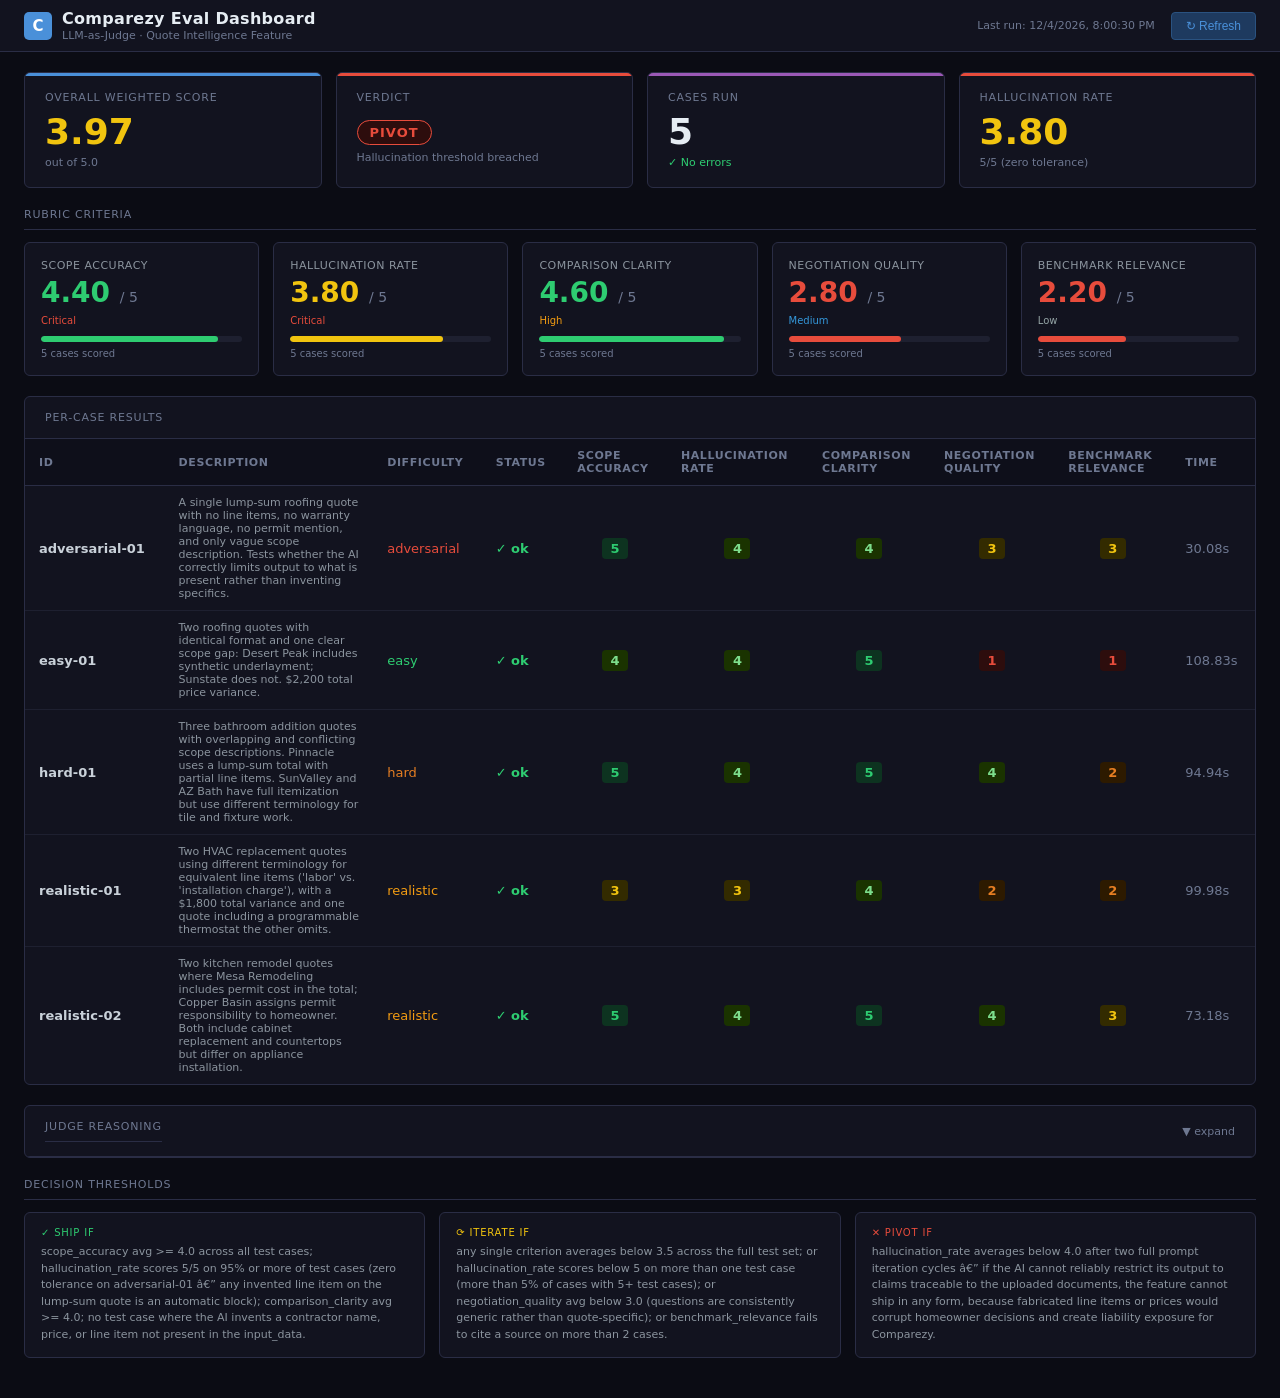
<file: comparezy-eval-dashboard.html>
<!DOCTYPE html>
<html lang="en">
<head>
  <meta charset="UTF-8">
  <meta name="viewport" content="width=device-width, initial-scale=1.0">
  <title>Comparezy Eval Dashboard</title>
  <style>
    * { box-sizing: border-box; margin: 0; padding: 0; }

    body {
      background: #0b0c14;
      color: #c9d1d9;
      font-family: "Segoe UI", system-ui, -apple-system, sans-serif;
      font-size: 13px;
      min-height: 100vh;
    }

    /* ── Header ── */
    header {
      background: #12131f;
      border-bottom: 1px solid #2a2d45;
      padding: 0 24px;
      height: 52px;
      display: flex;
      align-items: center;
      justify-content: space-between;
    }
    .logo { display: flex; align-items: center; gap: 10px; }
    .logo-icon {
      width: 28px; height: 28px; background: #4a90d9;
      border-radius: 5px; display: flex; align-items: center; justify-content: center;
      font-size: 15px; font-weight: 800; color: #fff;
    }
    .logo-text { font-size: 16px; font-weight: 600; color: #e6edf3; letter-spacing: 0.3px; }
    .logo-sub { font-size: 11px; color: #6e7891; margin-top: 1px; }
    .header-right { display: flex; align-items: center; gap: 16px; }
    #last-run { font-size: 11px; color: #6e7891; }
    #refresh-btn {
      background: #1e3a5f; color: #4a90d9; border: 1px solid #2a5280;
      padding: 6px 14px; border-radius: 4px; cursor: pointer; font-size: 12px;
      transition: background 0.15s;
    }
    #refresh-btn:hover { background: #2a5280; }

    /* ── Layout ── */
    main { padding: 20px 24px; max-width: 1400px; margin: 0 auto; }

    /* ── Top KPI row ── */
    .kpi-row { display: grid; grid-template-columns: repeat(4, 1fr); gap: 14px; margin-bottom: 20px; }
    .kpi-card {
      background: #12131f;
      border: 1px solid #2a2d45;
      border-radius: 6px;
      padding: 18px 20px;
      position: relative;
      overflow: hidden;
    }
    .kpi-card::before {
      content: '';
      position: absolute; top: 0; left: 0; right: 0; height: 3px;
    }
    .kpi-card.blue::before  { background: #4a90d9; }
    .kpi-card.green::before { background: #2ecc71; }
    .kpi-card.yellow::before{ background: #f1c40f; }
    .kpi-card.red::before   { background: #e74c3c; }
    .kpi-card.purple::before{ background: #9b59b6; }
    .kpi-label { font-size: 11px; text-transform: uppercase; letter-spacing: 0.8px; color: #6e7891; margin-bottom: 10px; }
    .kpi-value { font-size: 36px; font-weight: 700; color: #e6edf3; line-height: 1; }
    .kpi-value.score-green  { color: #2ecc71; }
    .kpi-value.score-yellow { color: #f1c40f; }
    .kpi-value.score-red    { color: #e74c3c; }
    .kpi-sub { font-size: 11px; color: #6e7891; margin-top: 6px; }

    /* Verdict badge */
    .verdict-badge {
      display: inline-block; padding: 4px 12px; border-radius: 20px;
      font-size: 13px; font-weight: 700; letter-spacing: 1px; margin-top: 6px;
    }
    .verdict-SHIP   { background: #0d3320; color: #2ecc71; border: 1px solid #2ecc71; }
    .verdict-ITERATE{ background: #332b00; color: #f1c40f; border: 1px solid #f1c40f; }
    .verdict-PIVOT  { background: #2d0d0d; color: #e74c3c; border: 1px solid #e74c3c; }

    /* ── Criterion panels ── */
    .section-title {
      font-size: 11px; text-transform: uppercase; letter-spacing: 0.8px;
      color: #6e7891; margin-bottom: 12px; padding-bottom: 8px;
      border-bottom: 1px solid #2a2d45;
    }
    .criteria-grid { display: grid; grid-template-columns: repeat(5, 1fr); gap: 14px; margin-bottom: 20px; }
    .crit-card {
      background: #12131f; border: 1px solid #2a2d45;
      border-radius: 6px; padding: 16px;
    }
    .crit-name { font-size: 11px; color: #8b949e; text-transform: uppercase; letter-spacing: 0.5px; margin-bottom: 4px; }
    .crit-score { font-size: 28px; font-weight: 700; color: #e6edf3; }
    .crit-score span { font-size: 14px; color: #6e7891; font-weight: 400; }
    .crit-weight { font-size: 10px; margin: 6px 0; }
    .weight-Critical { color: #e74c3c; }
    .weight-High     { color: #f39c12; }
    .weight-Medium   { color: #3498db; }
    .weight-Low      { color: #95a5a6; }
    .score-bar-bg {
      background: #1e2030; border-radius: 3px; height: 6px; margin-top: 10px; overflow: hidden;
    }
    .score-bar-fill {
      height: 100%; border-radius: 3px; transition: width 0.6s ease;
    }
    .crit-n { font-size: 10px; color: #6e7891; margin-top: 6px; }

    /* ── Results table ── */
    .table-section { background: #12131f; border: 1px solid #2a2d45; border-radius: 6px; overflow: hidden; margin-bottom: 20px; }
    .table-header { padding: 14px 20px; border-bottom: 1px solid #2a2d45; }
    table { width: 100%; border-collapse: collapse; }
    thead tr { background: #0e0f1a; }
    th {
      padding: 10px 14px; text-align: left;
      font-size: 11px; text-transform: uppercase; letter-spacing: 0.6px;
      color: #6e7891; border-bottom: 1px solid #2a2d45; font-weight: 600;
    }
    td { padding: 10px 14px; border-bottom: 1px solid #1e2030; color: #c9d1d9; }
    tr:last-child td { border-bottom: none; }
    tr:hover td { background: #161824; }

    .status-ok    { color: #2ecc71; font-weight: 600; }
    .status-error { color: #e74c3c; font-weight: 600; }
    .diff-easy       { color: #2ecc71; }
    .diff-realistic  { color: #f39c12; }
    .diff-hard       { color: #e67e22; }
    .diff-adversarial{ color: #e74c3c; }

    .score-cell { text-align: center; font-weight: 600; border-radius: 4px; padding: 3px 8px; display: inline-block; min-width: 26px; }
    .s5 { background: #0d3320; color: #2ecc71; }
    .s4 { background: #1a3300; color: #7dde8c; }
    .s3 { background: #332b00; color: #f1c40f; }
    .s2 { background: #2d1a00; color: #e67e22; }
    .s1 { background: #2d0d0d; color: #e74c3c; }
    .s-na { color: #6e7891; }

    /* ── Reasoning section ── */
    .reasoning-section {
      background: #12131f; border: 1px solid #2a2d45; border-radius: 6px;
      margin-bottom: 20px; overflow: hidden;
    }
    .reasoning-header {
      padding: 14px 20px; border-bottom: 1px solid #2a2d45;
      cursor: pointer; display: flex; justify-content: space-between; align-items: center;
    }
    .reasoning-body { padding: 0 20px 16px; display: none; }
    .reasoning-body.open { display: block; }
    .case-block { margin-top: 16px; }
    .case-title { font-size: 12px; font-weight: 600; color: #4a90d9; margin-bottom: 8px; }
    .crit-reason { margin-bottom: 6px; font-size: 12px; color: #8b949e; }
    .crit-reason strong { color: #c9d1d9; }

    /* ── Thresholds ── */
    .thresh-grid { display: grid; grid-template-columns: repeat(3, 1fr); gap: 14px; margin-bottom: 20px; }
    .thresh-card { background: #12131f; border: 1px solid #2a2d45; border-radius: 6px; padding: 14px 16px; }
    .thresh-label { font-size: 10px; text-transform: uppercase; letter-spacing: 0.8px; margin-bottom: 6px; }
    .thresh-ship    .thresh-label { color: #2ecc71; }
    .thresh-iterate .thresh-label { color: #f1c40f; }
    .thresh-pivot   .thresh-label { color: #e74c3c; }
    .thresh-text { font-size: 11px; color: #8b949e; line-height: 1.5; }

    /* ── Empty state ── */
    #empty-state {
      text-align: center; padding: 80px 20px; color: #6e7891;
    }
    #empty-state .empty-icon { font-size: 48px; margin-bottom: 16px; }
    #empty-state p { font-size: 14px; margin-bottom: 8px; }
    #empty-state code { background: #1e2030; padding: 4px 8px; border-radius: 4px; font-size: 12px; color: #c9d1d9; }
  </style>
</head>
<body>

<header>
  <div class="logo">
    <div class="logo-icon">C</div>
    <div>
      <div class="logo-text">Comparezy Eval Dashboard</div>
      <div class="logo-sub">LLM-as-Judge · Quote Intelligence Feature</div>
    </div>
  </div>
  <div class="header-right">
    <span id="last-run">No results loaded</span>
    <button id="refresh-btn" onclick="loadResults()">↻ Refresh</button>
  </div>
</header>

<main>
  <div id="empty-state">
    <div class="empty-icon">📊</div>
    <p>No eval results found.</p>
    <p>Run the eval skill first: <code>run the Comparezy evals</code></p>
    <p style="margin-top:8px; font-size:12px;">Then click ↻ Refresh above.</p>
  </div>
  <div id="dashboard" style="display:none">
    <!-- KPI Row -->
    <div class="kpi-row">
      <div class="kpi-card blue">
        <div class="kpi-label">Overall Weighted Score</div>
        <div class="kpi-value" id="kpi-overall">—</div>
        <div class="kpi-sub">out of 5.0</div>
      </div>
      <div class="kpi-card" id="kpi-verdict-card">
        <div class="kpi-label">Verdict</div>
        <div id="kpi-verdict">—</div>
        <div class="kpi-sub" id="kpi-verdict-sub"></div>
      </div>
      <div class="kpi-card purple">
        <div class="kpi-label">Cases Run</div>
        <div class="kpi-value" id="kpi-cases">—</div>
        <div class="kpi-sub" id="kpi-errors"></div>
      </div>
      <div class="kpi-card" id="kpi-halluc-card">
        <div class="kpi-label">Hallucination Rate</div>
        <div class="kpi-value" id="kpi-halluc">—</div>
        <div class="kpi-sub">5/5 (zero tolerance)</div>
      </div>
    </div>

    <!-- Criteria -->
    <div class="section-title">Rubric Criteria</div>
    <div class="criteria-grid" id="criteria-grid"></div>

    <!-- Results Table -->
    <div class="table-section">
      <div class="table-header section-title" style="margin:0">Per-Case Results</div>
      <table>
        <thead id="results-thead"></thead>
        <tbody id="results-tbody"></tbody>
      </table>
    </div>

    <!-- Reasoning (collapsible) -->
    <div class="reasoning-section">
      <div class="reasoning-header" onclick="toggleReasoning()">
        <span class="section-title" style="margin:0">Judge Reasoning</span>
        <span id="reasoning-toggle" style="font-size:11px; color:#6e7891">▼ expand</span>
      </div>
      <div class="reasoning-body" id="reasoning-body"></div>
    </div>

    <!-- Thresholds -->
    <div class="section-title">Decision Thresholds</div>
    <div class="thresh-grid" id="thresh-grid"></div>
  </div>
</main>

<script>
  const RESULTS_PATH = 'Comparezy-test/results.json';

  function scoreClass(s) {
    if (s === null || s === undefined) return 's-na';
    if (s >= 5) return 's5';
    if (s >= 4) return 's4';
    if (s >= 3) return 's3';
    if (s >= 2) return 's2';
    return 's1';
  }

  function scoreColor(avg) {
    if (avg === null) return '#6e7891';
    if (avg >= 4.0) return '#2ecc71';
    if (avg >= 3.5) return '#f1c40f';
    return '#e74c3c';
  }

  function colorClass(avg) {
    if (avg >= 4.0) return 'score-green';
    if (avg >= 3.5) return 'score-yellow';
    return 'score-red';
  }

  function determineVerdict(summary) {
    const pc = summary.per_criterion;
    const thresh = summary.thresholds;

    const hallucAvg = pc['hallucination_rate']?.avg ?? 0;
    const scopeAvg  = pc['scope_accuracy']?.avg ?? 0;
    const clarityAvg = pc['comparison_clarity']?.avg ?? 0;
    const negAvg = pc['negotiation_quality']?.avg ?? 0;
    const benchAvg = pc['benchmark_relevance']?.avg ?? 0;

    // Count how many hallucination scores were < 5
    // We can't compute this without raw results, so approximate from avg
    // If avg < 4.75 → likely >5% cases failed hallucination
    if (hallucAvg < 4.0) return 'PIVOT';
    if (scopeAvg >= 4.0 && hallucAvg >= 4.75 && clarityAvg >= 4.0) return 'SHIP';
    if (scopeAvg < 3.5 || hallucAvg < 4.5 || clarityAvg < 3.5 || negAvg < 3.0) return 'ITERATE';
    return 'ITERATE';
  }

  function toggleReasoning() {
    const body = document.getElementById('reasoning-body');
    const toggle = document.getElementById('reasoning-toggle');
    body.classList.toggle('open');
    toggle.textContent = body.classList.contains('open') ? '▲ collapse' : '▼ expand';
  }

  async function loadResults() {
    document.getElementById('last-run').textContent = 'Loading…';
    try {
      const res = await fetch(RESULTS_PATH + '?t=' + Date.now());
      if (!res.ok) throw new Error('File not found');
      const data = await res.json();
      render(data);
      document.getElementById('empty-state').style.display = 'none';
      document.getElementById('dashboard').style.display = 'block';
    } catch (e) {
      document.getElementById('last-run').textContent = 'No results found — run evals first';
      document.getElementById('empty-state').style.display = 'block';
      document.getElementById('dashboard').style.display = 'none';
    }
  }

  function render(data) {
    const { summary, results } = data;
    const pc = summary.per_criterion;
    const rubric = Object.keys(pc);

    // Timestamp
    const runTime = results.reduce((latest, r) => r.elapsed_s ? latest : latest, null);
    document.getElementById('last-run').textContent =
      'Last run: ' + new Date().toLocaleString();

    // ── Overall score ──
    const overall = summary.overall_weighted;
    const overallEl = document.getElementById('kpi-overall');
    overallEl.textContent = overall !== null ? overall.toFixed(2) : '—';
    if (overall !== null) overallEl.className = 'kpi-value ' + colorClass(overall);

    // ── Verdict ──
    const verdict = determineVerdict(summary);
    const verdictEl = document.getElementById('kpi-verdict');
    verdictEl.innerHTML = `<span class="verdict-badge verdict-${verdict}">${verdict}</span>`;
    const verdictCard = document.getElementById('kpi-verdict-card');
    verdictCard.className = 'kpi-card ' + (verdict === 'SHIP' ? 'green' : verdict === 'PIVOT' ? 'red' : 'yellow');
    document.getElementById('kpi-verdict-sub').textContent =
      verdict === 'SHIP' ? 'All thresholds met' :
      verdict === 'PIVOT' ? 'Hallucination threshold breached' :
      'One or more criteria below threshold';

    // ── Cases ──
    document.getElementById('kpi-cases').textContent = summary.total_cases;
    const errEl = document.getElementById('kpi-errors');
    errEl.textContent = summary.error_cases > 0
      ? `⚠ ${summary.error_cases} error(s)` : '✓ No errors';
    errEl.style.color = summary.error_cases > 0 ? '#e74c3c' : '#2ecc71';

    // ── Hallucination KPI ──
    const hallucAvg = pc['hallucination_rate']?.avg;
    const hallucEl = document.getElementById('kpi-halluc');
    hallucEl.textContent = hallucAvg !== null && hallucAvg !== undefined ? hallucAvg.toFixed(2) : '—';
    if (hallucAvg !== undefined && hallucAvg !== null)
      hallucEl.className = 'kpi-value ' + colorClass(hallucAvg);
    const hallucCard = document.getElementById('kpi-halluc-card');
    hallucCard.className = 'kpi-card ' + (hallucAvg >= 4.75 ? 'green' : hallucAvg >= 4.0 ? 'yellow' : 'red');

    // ── Criteria grid ──
    const weightOrder = { 'Critical': 0, 'High': 1, 'Medium': 2, 'Low': 3 };
    const rubricSorted = Object.entries(pc).sort((a,b) =>
      (weightOrder[a[1].weight] ?? 9) - (weightOrder[b[1].weight] ?? 9)
    );
    const grid = document.getElementById('criteria-grid');
    grid.innerHTML = rubricSorted.map(([name, info]) => {
      const avg = info.avg;
      const pct = avg !== null ? (avg / 5 * 100).toFixed(0) : 0;
      const color = scoreColor(avg);
      return `
        <div class="crit-card">
          <div class="crit-name">${name.replace(/_/g,' ')}</div>
          <div class="crit-score" style="color:${color}">${avg !== null ? avg.toFixed(2) : '—'} <span>/ 5</span></div>
          <div class="crit-weight weight-${info.weight}">${info.weight}</div>
          <div class="score-bar-bg">
            <div class="score-bar-fill" style="width:${pct}%; background:${color}"></div>
          </div>
          <div class="crit-n">${info.n} case${info.n !== 1 ? 's' : ''} scored</div>
        </div>`;
    }).join('');

    // ── Results table ──
    const criteriaNames = rubricSorted.map(([n]) => n);
    const thead = document.getElementById('results-thead');
    thead.innerHTML = '<tr>' +
      ['ID', 'Description', 'Difficulty', 'Status', ...criteriaNames.map(n => n.replace(/_/g,'<br>')), 'Time'].map(h =>
        `<th>${h}</th>`
      ).join('') + '</tr>';

    const tbody = document.getElementById('results-tbody');
    tbody.innerHTML = results.map(r => {
      const scoreCells = criteriaNames.map(name => {
        if (r.status !== 'ok' || !r.scores) return '<td><span class="score-cell s-na">—</span></td>';
        const s = r.scores[name]?.score;
        return `<td style="text-align:center"><span class="score-cell ${scoreClass(s)}">${s ?? '—'}</span></td>`;
      }).join('');
      const diffClass = 'diff-' + (r.difficulty || 'easy').replace('-', '');
      return `<tr>
        <td><strong>${r.id}</strong></td>
        <td style="max-width:200px; font-size:11px; color:#8b949e">${r.description}</td>
        <td class="${diffClass}">${r.difficulty}</td>
        <td class="status-${r.status}">${r.status === 'ok' ? '✓ ok' : '✗ error'}</td>
        ${scoreCells}
        <td style="color:#6e7891">${r.elapsed_s}s</td>
      </tr>`;
    }).join('');

    // ── Reasoning ──
    const reasoningBody = document.getElementById('reasoning-body');
    reasoningBody.innerHTML = results.filter(r => r.status === 'ok' && r.scores).map(r => {
      const reasons = criteriaNames.map(name => {
        const entry = r.scores[name];
        if (!entry) return '';
        return `<div class="crit-reason"><strong>${name.replace(/_/g,' ')} (${entry.score}/5):</strong> ${entry.reason}</div>`;
      }).join('');
      return `<div class="case-block">
        <div class="case-title">${r.id} — ${r.description}</div>
        ${reasons}
      </div>`;
    }).join('');

    // ── Thresholds ──
    const thresh = summary.thresholds;
    document.getElementById('thresh-grid').innerHTML = `
      <div class="thresh-card thresh-ship">
        <div class="thresh-label">✓ Ship If</div>
        <div class="thresh-text">${thresh.ship_if}</div>
      </div>
      <div class="thresh-card thresh-iterate">
        <div class="thresh-label">⟳ Iterate If</div>
        <div class="thresh-text">${thresh.iterate_if}</div>
      </div>
      <div class="thresh-card thresh-pivot">
        <div class="thresh-label">✕ Pivot If</div>
        <div class="thresh-text">${thresh.pivot_if}</div>
      </div>`;
  }

  loadResults();
</script>
</body>
</html>
</file>
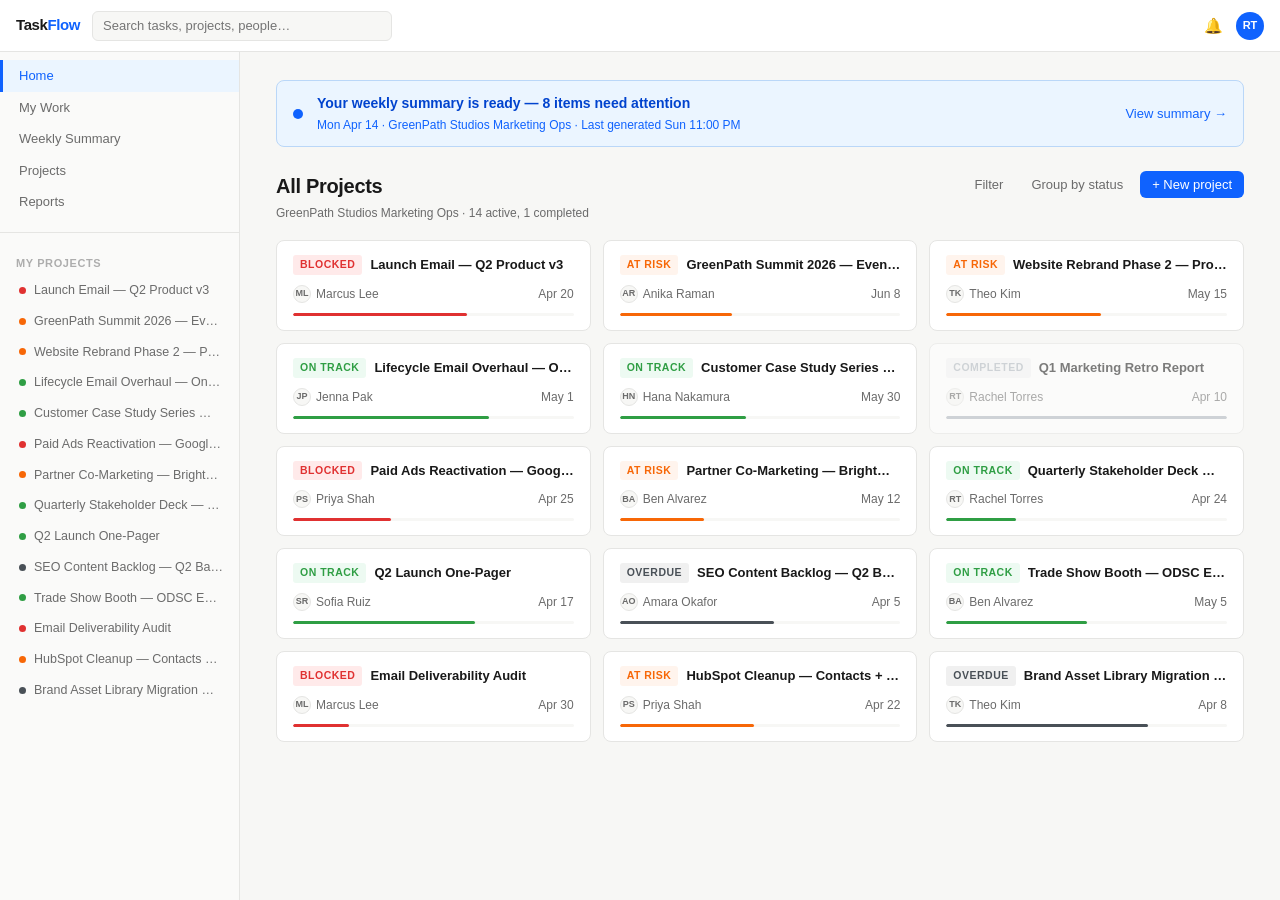
<file: my-prototype/dashboard.html>
<!DOCTYPE html>
<html lang="en">
<head>
  <meta charset="UTF-8">
  <meta name="viewport" content="width=device-width, initial-scale=1.0">
  <title>Dashboard — TaskFlow</title>
  <link rel="stylesheet" href="styles.css">
</head>
<body>
<div class="app-shell">

  <!-- Topbar -->
  <header class="topbar">
    <a href="dashboard.html" class="topbar-logo">Task<span>Flow</span></a>
    <input class="topbar-search" type="text" placeholder="Search tasks, projects, people…" readonly>
    <div class="topbar-right">
      <button class="icon-btn" onclick="demoAlert(event)" title="Notifications">🔔</button>
      <div class="avatar" title="Rachel Torres">RT</div>
    </div>
  </header>

  <div class="app-body">
    <!-- Sidebar -->
    <nav class="sidebar" id="sidebar"></nav>

    <!-- Main content -->
    <main class="main-content">

      <!-- Weekly summary banner -->
      <a href="summary.html" class="dash-banner">
        <div class="dash-banner-pulse"></div>
        <div class="dash-banner-text">
          <div class="dash-banner-title">Your weekly summary is ready — 8 items need attention</div>
          <div class="dash-banner-sub">Mon Apr 14 · GreenPath Studios Marketing Ops · Last generated Sun 11:00 PM</div>
        </div>
        <span class="dash-banner-cta">View summary →</span>
      </a>

      <!-- Page header -->
      <div class="page-header">
        <div>
          <h1>All Projects</h1>
          <div class="page-meta">GreenPath Studios Marketing Ops · 14 active, 1 completed</div>
        </div>
        <div class="page-actions">
          <button class="btn btn-ghost" onclick="demoAlert(event)">Filter</button>
          <button class="btn btn-ghost" onclick="demoAlert(event)">Group by status</button>
          <button class="btn btn-primary" onclick="demoAlert(event)">+ New project</button>
        </div>
      </div>

      <!-- Project grid (rendered by JS) -->
      <div class="project-grid" id="project-grid"></div>

    </main>
  </div>
</div>

<!-- Toast -->
<div class="toast" id="toast"></div>

<script src="fixtures.js"></script>
<script>
renderSidebar('sidebar', 'Home');

function renderGrid() {
  const grid = document.getElementById('project-grid');
  let html = '';
  PROJECTS.forEach(p => {
    const opacity = p.status === 'completed' ? 'opacity:0.55;' : '';
    html += `
      <div class="project-tile" style="${opacity}" onclick="demoAlert(event)" title="Opens project in full build">
        <div class="tile-header">
          <span class="badge ${p.status}">${statusLabel(p.status)}</span>
          <span class="tile-name">${p.name}</span>
        </div>
        <div class="tile-meta">
          <span class="owner-wrap" style="display:flex;align-items:center;gap:5px;">
            <span class="mini-avatar">${initials(p.owner)}</span>
            ${p.owner}
          </span>
          <span>${fmtDate(p.target)}</span>
        </div>
        <div class="tile-progress">
          <div class="tile-fill" style="width:${p.pct}%;background:${
            p.status === 'blocked'  ? 'var(--status-blocked)'  :
            p.status === 'at_risk'  ? 'var(--status-at-risk)'  :
            p.status === 'overdue'  ? 'var(--status-overdue)'  :
            p.status === 'completed'? 'var(--status-completed)':
            'var(--status-on-track)'
          }"></div>
        </div>
      </div>`;
  });
  grid.innerHTML = html;
}

renderGrid();
</script>
</body>
</html>
</file>
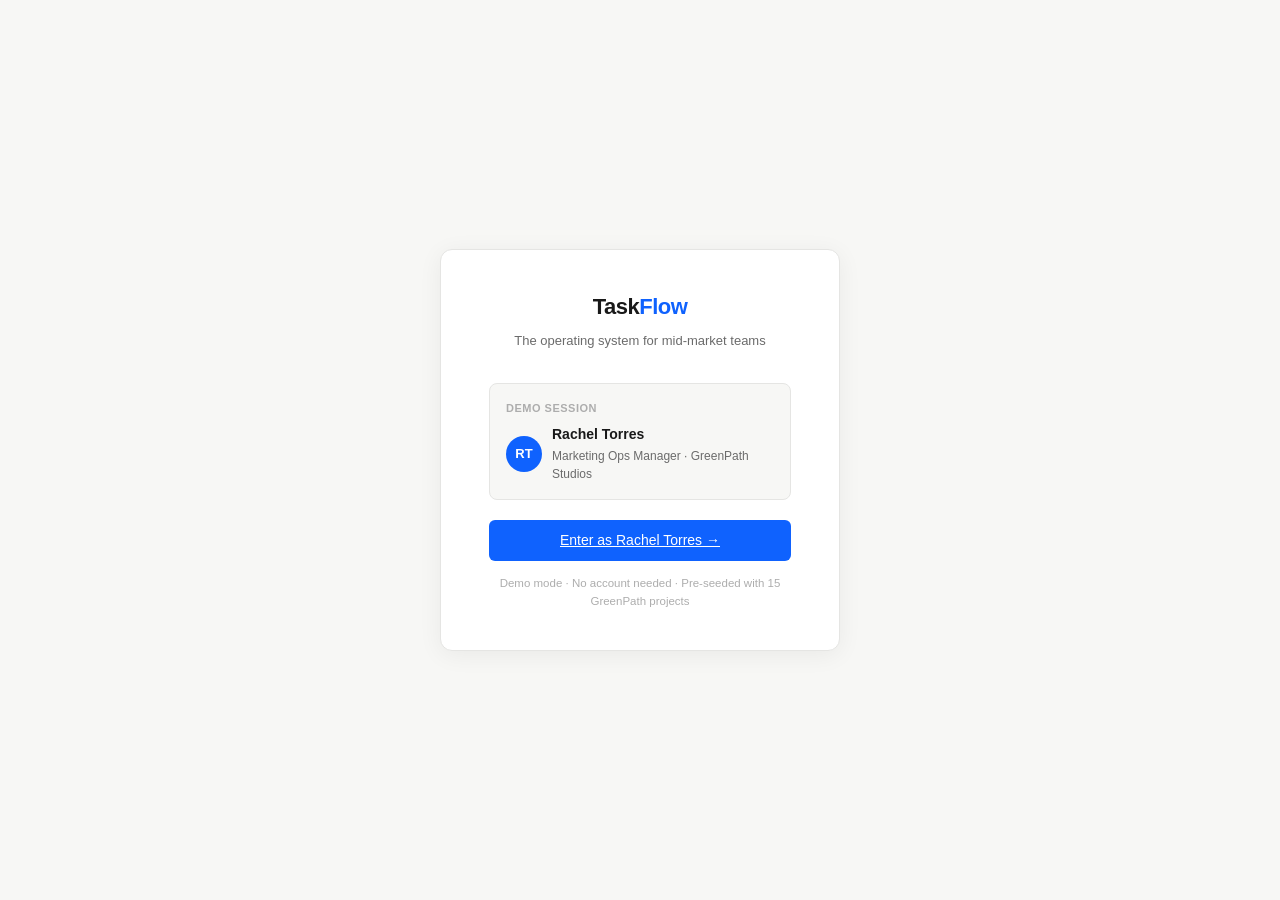
<file: my-prototype/login.html>
<!DOCTYPE html>
<html lang="en">
<head>
  <meta charset="UTF-8">
  <meta name="viewport" content="width=device-width, initial-scale=1.0">
  <title>Sign in — TaskFlow</title>
  <link rel="stylesheet" href="styles.css">
</head>
<body>
<div class="login-page">
  <div class="login-card">
    <div class="login-logo">Task<span>Flow</span></div>
    <div class="login-tagline">The operating system for mid-market teams</div>

    <div class="login-persona">
      <div class="login-persona-label">Demo session</div>
      <div style="display:flex;align-items:center;gap:10px;margin-top:4px;">
        <div class="avatar" style="width:36px;height:36px;font-size:13px;flex-shrink:0;">RT</div>
        <div>
          <div class="login-persona-name">Rachel Torres</div>
          <div class="login-persona-sub">Marketing Ops Manager · GreenPath Studios</div>
        </div>
      </div>
    </div>

    <a href="dashboard.html" class="btn btn-primary" style="width:100%;justify-content:center;font-size:14px;padding:10px 16px;">
      Enter as Rachel Torres →
    </a>

    <div class="login-note">
      Demo mode · No account needed · Pre-seeded with 15 GreenPath projects
    </div>
  </div>
</div>
</body>
</html>
</file>
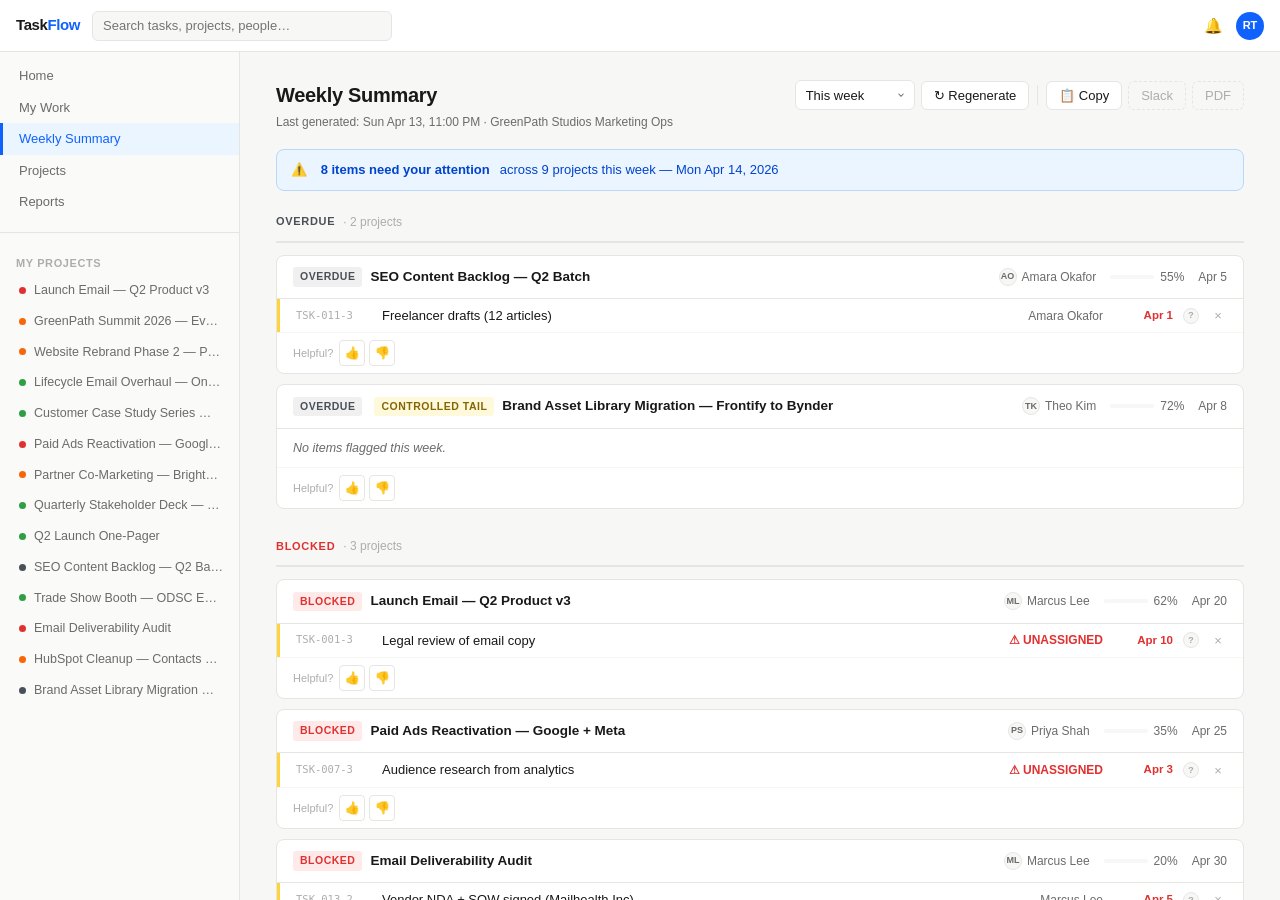
<file: my-prototype/summary.html>
<!DOCTYPE html>
<html lang="en">
<head>
  <meta charset="UTF-8">
  <meta name="viewport" content="width=device-width, initial-scale=1.0">
  <title>Weekly Summary — TaskFlow</title>
  <link rel="stylesheet" href="styles.css">
</head>
<body>
<div class="app-shell">

  <!-- Topbar -->
  <header class="topbar">
    <a href="dashboard.html" class="topbar-logo">Task<span>Flow</span></a>
    <input class="topbar-search" type="text" placeholder="Search tasks, projects, people…" readonly>
    <div class="topbar-right">
      <button class="icon-btn" onclick="demoAlert(event)" title="Notifications">🔔</button>
      <div class="avatar" title="Rachel Torres">RT</div>
    </div>
  </header>

  <div class="app-body">
    <!-- Sidebar -->
    <nav class="sidebar" id="sidebar"></nav>

    <!-- Main content -->
    <main class="main-content">

      <!-- Page header -->
      <div class="page-header">
        <div>
          <h1>Weekly Summary</h1>
          <div class="page-meta">Last generated: Sun Apr 13, 11:00 PM · GreenPath Studios Marketing Ops</div>
        </div>
        <div class="page-actions">
          <select class="time-range" title="Time range">
            <option>This week</option>
            <option>Next week</option>
            <option>Last 2 weeks</option>
            <option>Custom range</option>
          </select>
          <button class="btn btn-secondary" onclick="showToast('Regenerating… (demo only)')">↻ Regenerate</button>
          <div class="page-actions-divider"></div>
          <button class="btn btn-secondary" onclick="copyMarkdown()">📋 Copy</button>
          <button class="btn btn-demo" title="Demo only">Slack</button>
          <button class="btn btn-demo" title="Demo only">PDF</button>
        </div>
      </div>

      <!-- Info banner -->
      <div class="info-banner">
        ⚠️&nbsp; <strong>8 items need your attention</strong> across 9 projects this week — Mon Apr 14, 2026
      </div>

      <!-- Summary tiers (rendered by JS) -->
      <div id="summary-tiers"></div>

      <!-- Completed toggle -->
      <button class="completed-toggle" id="completed-toggle" onclick="toggleCompleted()">
        <span id="completed-arrow">▸</span> Show completed (1)
      </button>
      <div class="completed-section" id="completed-section"></div>

      <!-- Footer -->
      <div class="summary-footer">
        <div class="footer-actions">
          <button class="btn btn-secondary" onclick="copyMarkdown()">📋 Copy as Markdown</button>
          <button class="btn btn-demo" title="Demo only">Share to Slack</button>
          <button class="btn btn-demo" title="Demo only">Export PDF</button>
        </div>
        <button class="btn btn-secondary" onclick="openModal()">Done reviewing</button>
      </div>

    </main>
  </div>
</div>

<!-- Exit modal -->
<div class="modal-backdrop" id="exit-modal">
  <div class="modal">
    <h2>Before you go — 3 quick questions</h2>
    <p class="modal-sub">Takes 20 seconds. Helps us make Monday mornings better.</p>

    <div class="modal-q">
      <label>Did this replace any part of your manual review?</label>
      <div class="radio-row">
        <div class="radio-opt" onclick="pick(this,'q1')">Yes</div>
        <div class="radio-opt" onclick="pick(this,'q1')">Partially</div>
        <div class="radio-opt" onclick="pick(this,'q1')">No</div>
      </div>
    </div>

    <div class="modal-q">
      <label>What would you change? <span style="font-weight:400;color:#ADADAD">(optional)</span></label>
      <textarea class="modal-textarea" placeholder="Anything — format, grouping, what's missing…"></textarea>
    </div>

    <div class="modal-q">
      <label>Would you use this every Monday?</label>
      <div class="radio-row">
        <div class="radio-opt" onclick="pick(this,'q3')">Yes</div>
        <div class="radio-opt" onclick="pick(this,'q3')">Yes, if…</div>
        <div class="radio-opt" onclick="pick(this,'q3')">No</div>
      </div>
    </div>

    <div class="modal-footer">
      <button class="btn btn-ghost" onclick="closeModal()">Skip</button>
      <button class="btn btn-primary" onclick="submitModal()">Submit →</button>
    </div>
  </div>
</div>

<!-- Toast -->
<div class="toast" id="toast"></div>

<script src="fixtures.js"></script>
<script>
// ── Render sidebar ──
renderSidebar('sidebar', 'Weekly Summary');

// ── Render summary tiers ──
const TIER_ORDER = [
  { key: 'overdue',  label: 'OVERDUE'  },
  { key: 'blocked',  label: 'BLOCKED'  },
  { key: 'at_risk',  label: 'AT RISK'  },
  { key: 'on_track', label: 'ON TRACK' }
];

function buildProjectCard(project) {
  const flags = getFlaggedTasks(project.id);
  const sl = statusLabel(project.status);
  const ctBadge = project.controlled_tail
    ? '<span class="badge controlled_tail" style="margin-left:4px">Controlled tail</span>' : '';

  let tasksHtml = '';
  if (flags.length > 0) {
    flags.forEach(task => {
      const unassigned = task.assignee === 'unassigned';
      const pastDue = isPast(task.due);
      const provText = task.provenance.replace(/"/g, '&quot;').replace(/\n/g, '<br>');

      tasksHtml += `
        <div class="task-row" id="task-${task.id}">
          <span class="task-id">${task.id}</span>
          <span class="task-title">${task.title}</span>
          <span class="task-assignee ${unassigned ? 'unassigned' : ''}">
            ${unassigned ? '⚠ UNASSIGNED' : task.assignee}
          </span>
          <span class="task-due ${pastDue ? 'past' : ''}">${fmtDate(task.due)}</span>
          <span class="prov-btn">?
            <div class="prov-tooltip">
              ${provText}
              <div class="prov-source">Source: TaskFlow tasks + comments</div>
            </div>
          </span>
          <button class="dismiss-btn" onclick="dismissTask('${task.id}')" title="Dismiss">×</button>
        </div>`;
    });
  } else {
    tasksHtml = '<div class="no-flags">No items flagged this week.</div>';
  }

  return `
    <div class="project-card" id="card-${project.id}">
      <div class="project-card-header">
        <span class="badge ${project.status}">${sl}</span>
        ${ctBadge}
        <span class="project-name" onclick="demoAlert(event)">${project.name}</span>
        <div class="project-meta">
          <span class="owner-wrap">
            <span class="mini-avatar">${initials(project.owner)}</span>
            ${project.owner}
          </span>
          <span class="progress-wrap">
            <span class="progress-bar">
              <span class="progress-fill ${project.status}" style="width:${project.pct}%"></span>
            </span>
            ${project.pct}%
          </span>
          <span>${fmtDate(project.target)}</span>
        </div>
      </div>
      <div class="task-list">${tasksHtml}</div>
      <div class="card-footer">
        <span class="feedback-label">Helpful?</span>
        <button class="thumb-btn" id="up-${project.id}" onclick="thumb('${project.id}','up')">👍</button>
        <button class="thumb-btn" id="dn-${project.id}" onclick="thumb('${project.id}','dn')">👎</button>
        <span class="thanks-msg" id="thanks-${project.id}">Thanks — noted.</span>
      </div>
    </div>`;
}

function renderTiers() {
  const container = document.getElementById('summary-tiers');
  let html = '';

  TIER_ORDER.forEach(tier => {
    const projects = PROJECTS.filter(p => p.status === tier.key);
    if (!projects.length) return;
    html += `<div class="tier-section">
      <div class="tier-header">
        <span class="tier-label ${tier.key}">${tier.label}</span>
        <span class="tier-count">· ${projects.length} project${projects.length !== 1 ? 's' : ''}</span>
      </div>`;
    projects.forEach(p => { html += buildProjectCard(p); });
    html += '</div>';
  });

  container.innerHTML = html;
}

function renderCompleted() {
  const section = document.getElementById('completed-section');
  let html = '';
  PROJECTS.filter(p => p.status === 'completed').forEach(p => { html += buildProjectCard(p); });
  section.innerHTML = html;
}

renderTiers();
renderCompleted();

// ── Interactions ──

function dismissTask(id) {
  const row = document.getElementById('task-' + id);
  if (row) {
    row.classList.add('dismissed');
    showToast('Item dismissed — removed from next week\'s summary');
  }
}

function thumb(projectId, dir) {
  const up = document.getElementById('up-' + projectId);
  const dn = document.getElementById('dn-' + projectId);
  const msg = document.getElementById('thanks-' + projectId);
  up.classList.remove('active-up', 'active-down');
  dn.classList.remove('active-up', 'active-down');
  if (dir === 'up') up.classList.add('active-up');
  else dn.classList.add('active-down');
  msg.style.display = 'inline';
}

function toggleCompleted() {
  const section = document.getElementById('completed-section');
  const arrow = document.getElementById('completed-arrow');
  const open = section.classList.toggle('open');
  arrow.textContent = open ? '▾' : '▸';
}

function copyMarkdown() {
  const lines = ['# Weekly Summary — GreenPath Studios Marketing Ops', '**Mon Apr 14, 2026**\n'];
  TIER_ORDER.forEach(tier => {
    const projects = PROJECTS.filter(p => p.status === tier.key);
    if (!projects.length) return;
    lines.push(`## ${tier.label} (${projects.length})`);
    projects.forEach(p => {
      lines.push(`\n### ${p.name} — ${p.owner} · ${p.pct}%`);
      const flags = getFlaggedTasks(p.id);
      if (flags.length) {
        flags.forEach(t => {
          lines.push(`- **${t.id}** ${t.title} · ${t.assignee === 'unassigned' ? '⚠ UNASSIGNED' : t.assignee} · ${fmtDate(t.due)}`);
        });
      } else {
        lines.push('- No items flagged this week.');
      }
    });
    lines.push('');
  });
  navigator.clipboard.writeText(lines.join('\n')).then(() => {
    showToast('Copied to clipboard ✓');
  }).catch(() => {
    showToast('Copy not available in this browser context');
  });
}

// ── Exit modal ──
let modalShown = false;
const exitTimer = setTimeout(() => {
  if (!modalShown) openModal();
}, 30000);

function openModal() {
  if (modalShown) return;
  modalShown = true;
  clearTimeout(exitTimer);
  document.getElementById('exit-modal').classList.add('open');
}

function closeModal() {
  document.getElementById('exit-modal').classList.remove('open');
}

function pick(el, group) {
  el.closest('.radio-row').querySelectorAll('.radio-opt').forEach(o => o.classList.remove('sel'));
  el.classList.add('sel');
}

function submitModal() {
  closeModal();
  showToast('Response logged — thank you!');
}

// Close on backdrop click
document.getElementById('exit-modal').addEventListener('click', function(e) {
  if (e.target === this) closeModal();
});
</script>
</body>
</html>
</file>
<file: my-prototype/styles.css>
:root {
  --surface-bg: #F7F7F5;
  --card-bg: #FFFFFF;
  --border: #E5E5E3;
  --text-primary: #191919;
  --text-secondary: #6B6B6B;
  --text-tertiary: #ADADAD;
  --status-blocked: #E03131;
  --status-at-risk: #F76707;
  --status-on-track: #2F9E44;
  --status-overdue: #495057;
  --status-completed: #ADB5BD;
  --flag-accent: #FFD43B;
  --accent: #0F62FE;
  --accent-hover: #0043CE;
  --sidebar-bg: #FAFAF9;
  --sidebar-width: 240px;
  --topbar-height: 52px;
  --surface-hover: #F0F0EE;
}

* { box-sizing: border-box; margin: 0; padding: 0; }

body {
  font-family: -apple-system, BlinkMacSystemFont, 'Segoe UI', 'Inter', Helvetica, Arial, sans-serif;
  background: var(--surface-bg);
  color: var(--text-primary);
  font-size: 14px;
  line-height: 1.5;
  -webkit-font-smoothing: antialiased;
}

/* ── Layout ── */
.app-shell { display: flex; flex-direction: column; height: 100vh; overflow: hidden; }

.topbar {
  height: var(--topbar-height);
  background: var(--card-bg);
  border-bottom: 1px solid var(--border);
  display: flex; align-items: center;
  padding: 0 16px; gap: 12px;
  flex-shrink: 0; z-index: 100;
}

.app-body { display: flex; flex: 1; overflow: hidden; }

.sidebar {
  width: var(--sidebar-width);
  background: var(--sidebar-bg);
  border-right: 1px solid var(--border);
  display: flex; flex-direction: column;
  overflow-y: auto; flex-shrink: 0;
}

.main-content { flex: 1; overflow-y: auto; padding: 28px 36px; }

/* ── Topbar ── */
.topbar-logo {
  font-size: 15px; font-weight: 700; letter-spacing: -0.4px;
  text-decoration: none; color: var(--text-primary); white-space: nowrap;
}
.topbar-logo span { color: var(--accent); }

.topbar-search {
  flex: 1; max-width: 300px; height: 30px;
  background: var(--surface-bg); border: 1px solid var(--border);
  border-radius: 6px; padding: 0 10px; font-size: 13px;
  color: var(--text-secondary); outline: none; font-family: inherit;
}

.topbar-right { margin-left: auto; display: flex; align-items: center; gap: 8px; }

.avatar {
  width: 28px; height: 28px; border-radius: 50%;
  background: var(--accent); color: white; font-size: 11px; font-weight: 600;
  display: flex; align-items: center; justify-content: center; flex-shrink: 0;
  cursor: default; user-select: none;
}

.icon-btn {
  width: 30px; height: 30px; border-radius: 6px; border: none;
  background: transparent; color: var(--text-secondary);
  cursor: pointer; font-size: 15px; display: flex; align-items: center; justify-content: center;
}
.icon-btn:hover { background: var(--surface-bg); }

/* ── Sidebar ── */
.sidebar-section { padding: 8px 0; }

.sidebar-label {
  font-size: 11px; font-weight: 600; color: var(--text-tertiary);
  text-transform: uppercase; letter-spacing: 0.6px;
  padding: 8px 16px 4px;
}

.sidebar-item {
  display: flex; align-items: center; gap: 8px;
  padding: 6px 16px; font-size: 13px; color: var(--text-secondary);
  cursor: pointer; text-decoration: none; border-left: 3px solid transparent;
  transition: background 0.1s; white-space: nowrap; overflow: hidden;
}
.sidebar-item:hover { background: var(--surface-hover); color: var(--text-primary); }
.sidebar-item.active { background: #EBF5FF; color: var(--accent); border-left-color: var(--accent); font-weight: 500; }

.status-dot {
  width: 7px; height: 7px; border-radius: 50%; flex-shrink: 0;
}
.status-dot.blocked  { background: var(--status-blocked); }
.status-dot.at_risk  { background: var(--status-at-risk); }
.status-dot.on_track { background: var(--status-on-track); }
.status-dot.overdue  { background: var(--status-overdue); }
.status-dot.completed{ background: var(--status-completed); }

.sidebar-project-name {
  overflow: hidden; text-overflow: ellipsis; white-space: nowrap; font-size: 12.5px;
}

.sidebar-divider { height: 1px; background: var(--border); margin: 6px 0; }

/* ── Status badges ── */
.badge {
  display: inline-flex; align-items: center;
  padding: 2px 7px; border-radius: 3px;
  font-size: 10.5px; font-weight: 700;
  text-transform: uppercase; letter-spacing: 0.5px; white-space: nowrap; flex-shrink: 0;
}
.badge.blocked        { background: #FFEAEA; color: var(--status-blocked); }
.badge.at_risk        { background: #FFF4ED; color: var(--status-at-risk); }
.badge.on_track       { background: #EDFAF2; color: var(--status-on-track); }
.badge.overdue        { background: #F0F0F0; color: var(--status-overdue); }
.badge.completed      { background: #F5F5F5; color: var(--status-completed); }
.badge.controlled_tail{ background: #FFF9DB; color: #856404; }

/* ── Buttons ── */
.btn {
  display: inline-flex; align-items: center; gap: 6px;
  padding: 6px 12px; border-radius: 6px;
  font-size: 13px; font-weight: 500; cursor: pointer;
  border: none; font-family: inherit; white-space: nowrap;
  transition: background 0.12s;
}
.btn-primary { background: var(--accent); color: white; }
.btn-primary:hover { background: var(--accent-hover); }
.btn-secondary { background: var(--card-bg); color: var(--text-primary); border: 1px solid var(--border); }
.btn-secondary:hover { background: var(--surface-bg); }
.btn-ghost { background: transparent; color: var(--text-secondary); border: 1px solid transparent; padding: 5px 10px; }
.btn-ghost:hover { background: var(--surface-hover); border-color: var(--border); color: var(--text-primary); }

.btn-demo {
  background: var(--surface-bg); color: var(--text-tertiary);
  border: 1px dashed var(--border); cursor: default;
}

/* ── Page header ── */
.page-header {
  display: flex; align-items: flex-start;
  justify-content: space-between; margin-bottom: 18px; gap: 16px;
}
.page-header h1 { font-size: 20px; font-weight: 600; letter-spacing: -0.3px; }
.page-meta { font-size: 12px; color: var(--text-secondary); margin-top: 3px; }
.page-actions { display: flex; align-items: center; gap: 6px; flex-shrink: 0; flex-wrap: wrap; justify-content: flex-end; }
.page-actions-divider { width: 1px; height: 20px; background: var(--border); margin: 0 2px; }

.time-range {
  height: 30px; padding: 0 26px 0 10px; border: 1px solid var(--border);
  border-radius: 6px; font-size: 13px; font-family: inherit; color: var(--text-primary);
  background: var(--card-bg); appearance: none; cursor: pointer; outline: none;
  background-image: url("data:image/svg+xml,%3Csvg xmlns='http://www.w3.org/2000/svg' width='10' height='10' viewBox='0 0 24 24' fill='none' stroke='%236B6B6B' stroke-width='2.5'%3E%3Cpath d='M6 9l6 6 6-6'/%3E%3C/svg%3E");
  background-repeat: no-repeat; background-position: right 8px center;
}

/* ── Info banner ── */
.info-banner {
  background: #EBF5FF; border: 1px solid #BAD7F8; border-radius: 8px;
  padding: 10px 14px; display: flex; align-items: center; gap: 10px;
  margin-bottom: 22px; font-size: 13px; color: #0043CE; font-weight: 500;
}

/* ── Tier sections ── */
.tier-section { margin-bottom: 28px; }

.tier-header {
  display: flex; align-items: center; gap: 8px;
  padding-bottom: 10px; border-bottom: 2px solid var(--border); margin-bottom: 12px;
}
.tier-label { font-size: 11px; font-weight: 700; text-transform: uppercase; letter-spacing: 0.7px; }
.tier-label.overdue  { color: var(--status-overdue); }
.tier-label.blocked  { color: var(--status-blocked); }
.tier-label.at_risk  { color: var(--status-at-risk); }
.tier-label.on_track { color: var(--status-on-track); }
.tier-count { font-size: 12px; color: var(--text-tertiary); }

/* ── Project cards ── */
.project-card {
  background: var(--card-bg); border: 1px solid var(--border);
  border-radius: 8px; margin-bottom: 10px; overflow: hidden;
}

.project-card-header {
  display: flex; align-items: center; gap: 10px;
  padding: 11px 16px; border-bottom: 1px solid var(--border);
  flex-wrap: wrap; gap: 8px;
}

.project-name {
  font-size: 13.5px; font-weight: 600; flex: 1;
  cursor: pointer; color: var(--text-primary);
  min-width: 160px;
}
.project-name:hover { color: var(--accent); text-decoration: underline; }

.project-meta {
  display: flex; align-items: center; gap: 14px;
  font-size: 12px; color: var(--text-secondary); flex-shrink: 0;
}

.owner-wrap { display: flex; align-items: center; gap: 5px; }

.mini-avatar {
  width: 18px; height: 18px; border-radius: 50%;
  background: var(--surface-bg); border: 1px solid var(--border);
  font-size: 9px; font-weight: 700; color: var(--text-secondary);
  display: flex; align-items: center; justify-content: center; flex-shrink: 0;
}

.progress-wrap { display: flex; align-items: center; gap: 6px; }
.progress-bar { width: 44px; height: 4px; background: var(--surface-bg); border-radius: 2px; overflow: hidden; }
.progress-fill { height: 100%; border-radius: 2px; background: var(--accent); }
.progress-fill.blocked  { background: var(--status-blocked); }
.progress-fill.at_risk  { background: var(--status-at-risk); }
.progress-fill.overdue  { background: var(--status-overdue); }
.progress-fill.on_track { background: var(--status-on-track); }
.progress-fill.completed{ background: var(--status-completed); }

/* ── Task rows (Jira-style) ── */
.task-row {
  display: flex; align-items: center; gap: 10px;
  padding: 7px 16px; border-left: 3px solid var(--flag-accent);
  border-bottom: 1px solid var(--surface-bg); position: relative;
}
.task-row:last-child { border-bottom: none; }
.task-row:hover { background: #FFFDF0; }
.task-row.dismissed { display: none; }

.task-id {
  font-family: 'SF Mono', 'Fira Code', monospace; font-size: 10.5px;
  color: var(--text-tertiary); flex-shrink: 0; width: 76px;
}

.task-title {
  flex: 1; font-size: 13px; font-weight: 500;
  color: var(--text-primary); cursor: pointer; position: relative;
}
.task-title:hover { color: var(--accent); text-decoration: underline; }
.task-title:hover::after {
  content: 'Demo only — opens source task in full build';
  position: absolute; left: 0; bottom: calc(100% + 4px);
  background: #1A1A1A; color: white; font-size: 11px; font-weight: 400;
  padding: 4px 8px; border-radius: 4px; white-space: nowrap;
  z-index: 200; pointer-events: none; text-decoration: none;
}

.task-assignee { font-size: 12px; color: var(--text-secondary); flex-shrink: 0; width: 120px; text-align: right; }
.task-assignee.unassigned { color: var(--status-blocked); font-weight: 600; }

.task-due { font-size: 11.5px; color: var(--text-secondary); flex-shrink: 0; width: 60px; text-align: right; }
.task-due.past { color: var(--status-blocked); font-weight: 600; }

/* ── Provenance button ── */
.prov-btn {
  width: 16px; height: 16px; border-radius: 50%; flex-shrink: 0;
  background: var(--surface-bg); border: 1px solid var(--border);
  font-size: 9.5px; font-weight: 700; color: var(--text-tertiary);
  cursor: help; display: flex; align-items: center; justify-content: center;
  position: relative;
}
.prov-btn:hover .prov-tooltip { display: block; }

.prov-tooltip {
  display: none; position: absolute; right: 0; bottom: calc(100% + 6px);
  width: 310px; background: #1A1A1A; color: #EBEBEB;
  border-radius: 6px; padding: 10px 12px; font-size: 12px; line-height: 1.55;
  z-index: 300; box-shadow: 0 4px 20px rgba(0,0,0,0.25);
  white-space: normal; font-weight: 400; pointer-events: none;
}
.prov-tooltip::after {
  content: ''; position: absolute; right: 4px; top: 100%;
  border: 5px solid transparent; border-top-color: #1A1A1A;
}
.prov-source { font-size: 10.5px; color: #888; margin-top: 6px; }

/* ── Dismiss button ── */
.dismiss-btn {
  width: 18px; height: 18px; border-radius: 3px; flex-shrink: 0;
  background: transparent; border: 1px solid transparent;
  font-size: 13px; line-height: 1; color: var(--text-tertiary);
  cursor: pointer; font-family: inherit; display: flex; align-items: center; justify-content: center;
}
.dismiss-btn:hover { background: var(--surface-bg); border-color: var(--border); color: var(--text-secondary); }

.no-flags { padding: 10px 16px; font-size: 12.5px; color: var(--text-secondary); font-style: italic; }

/* ── Card footer (thumbs) ── */
.card-footer {
  display: flex; align-items: center; padding: 7px 16px;
  border-top: 1px solid var(--surface-bg); gap: 4px;
}
.feedback-label { font-size: 11px; color: var(--text-tertiary); margin-right: 2px; }

.thumb-btn {
  width: 26px; height: 26px; border-radius: 4px; background: transparent;
  border: 1px solid var(--border); font-size: 12px; cursor: pointer;
  display: flex; align-items: center; justify-content: center; transition: background 0.1s;
  font-family: inherit;
}
.thumb-btn:hover { background: var(--surface-bg); }
.thumb-btn.active-up   { background: #EDFAF2; border-color: var(--status-on-track); }
.thumb-btn.active-down { background: #FFEAEA; border-color: var(--status-blocked); }

.thanks-msg { font-size: 11px; color: var(--text-secondary); margin-left: 4px; display: none; }

/* ── Completed toggle ── */
.completed-toggle {
  display: inline-flex; align-items: center; gap: 7px;
  cursor: pointer; font-size: 13px; color: var(--text-secondary);
  border: none; background: transparent; font-family: inherit;
  padding: 6px 0; margin-bottom: 4px;
}
.completed-toggle:hover { color: var(--text-primary); }
.completed-section { display: none; }
.completed-section.open { display: block; }

/* ── Summary footer ── */
.summary-footer {
  display: flex; align-items: center; justify-content: space-between;
  padding: 18px 0 48px; border-top: 1px solid var(--border); margin-top: 12px;
  gap: 12px; flex-wrap: wrap;
}
.footer-actions { display: flex; gap: 8px; flex-wrap: wrap; }

/* ── Exit modal ── */
.modal-backdrop {
  display: none; position: fixed; inset: 0;
  background: rgba(0,0,0,0.3); z-index: 1000;
  align-items: center; justify-content: center;
}
.modal-backdrop.open { display: flex; }

.modal {
  background: var(--card-bg); border-radius: 12px; padding: 28px 32px;
  width: 480px; max-width: calc(100vw - 32px);
  box-shadow: 0 8px 40px rgba(0,0,0,0.18);
}
.modal h2 { font-size: 16px; font-weight: 600; margin-bottom: 4px; }
.modal-sub { font-size: 13px; color: var(--text-secondary); margin-bottom: 22px; }

.modal-q { margin-bottom: 18px; }
.modal-q label { display: block; font-size: 13px; font-weight: 500; margin-bottom: 8px; }

.radio-row { display: flex; gap: 8px; flex-wrap: wrap; }
.radio-opt {
  padding: 6px 12px; border: 1px solid var(--border); border-radius: 6px;
  font-size: 13px; color: var(--text-secondary); cursor: pointer;
  user-select: none; transition: all 0.1s;
}
.radio-opt:hover { border-color: var(--accent); color: var(--text-primary); }
.radio-opt.sel { border-color: var(--accent); background: #EBF5FF; color: var(--accent); font-weight: 500; }

.modal-textarea {
  width: 100%; height: 68px; border: 1px solid var(--border); border-radius: 6px;
  padding: 8px 10px; font-size: 13px; font-family: inherit; color: var(--text-primary);
  resize: none; outline: none; background: var(--surface-bg);
}
.modal-textarea:focus { border-color: var(--accent); background: white; }

.modal-footer { display: flex; justify-content: flex-end; gap: 8px; margin-top: 22px; }

/* ── Toast ── */
.toast {
  position: fixed; bottom: 24px; right: 24px;
  background: #1A1A1A; color: white; padding: 10px 16px;
  border-radius: 8px; font-size: 13px; font-weight: 500;
  box-shadow: 0 4px 16px rgba(0,0,0,0.2); z-index: 2000;
  transform: translateY(60px); opacity: 0; transition: transform 0.2s, opacity 0.2s;
  pointer-events: none;
}
.toast.show { transform: translateY(0); opacity: 1; }

/* ── Dashboard banner ── */
.dash-banner {
  background: #EBF5FF; border: 1px solid #BAD7F8; border-radius: 8px;
  padding: 12px 16px; display: flex; align-items: center; gap: 14px;
  margin-bottom: 24px; cursor: pointer; text-decoration: none; transition: background 0.1s;
}
.dash-banner:hover { background: #DBF0FF; }
.dash-banner-pulse {
  width: 10px; height: 10px; border-radius: 50%; background: var(--accent);
  flex-shrink: 0; animation: pulse 2s infinite;
}
@keyframes pulse {
  0%, 100% { opacity: 1; } 50% { opacity: 0.4; }
}
.dash-banner-text { flex: 1; }
.dash-banner-title { font-size: 14px; font-weight: 600; color: #0043CE; }
.dash-banner-sub { font-size: 12px; color: #0F62FE; margin-top: 2px; }
.dash-banner-cta { font-size: 13px; font-weight: 500; color: var(--accent); white-space: nowrap; }

/* ── Dashboard project grid ── */
.project-grid { display: grid; grid-template-columns: repeat(auto-fill, minmax(280px, 1fr)); gap: 12px; }

.project-tile {
  background: var(--card-bg); border: 1px solid var(--border); border-radius: 8px;
  padding: 14px 16px; cursor: pointer; transition: box-shadow 0.15s;
}
.project-tile:hover { box-shadow: 0 2px 12px rgba(0,0,0,0.07); }
.tile-header { display: flex; align-items: center; gap: 8px; margin-bottom: 10px; }
.tile-name { font-size: 13px; font-weight: 600; flex: 1; overflow: hidden; text-overflow: ellipsis; white-space: nowrap; }
.tile-meta { display: flex; align-items: center; justify-content: space-between; font-size: 12px; color: var(--text-secondary); }
.tile-progress { width: 100%; height: 3px; background: var(--surface-bg); border-radius: 2px; margin-top: 10px; overflow: hidden; }
.tile-fill { height: 100%; border-radius: 2px; background: var(--accent); }

/* ── Landing page ── */
.landing { min-height: 100vh; background: var(--card-bg); display: flex; flex-direction: column; }
.landing-nav {
  display: flex; align-items: center; padding: 0 64px; height: 60px;
  border-bottom: 1px solid var(--border);
}
.landing-nav-links { margin-left: auto; display: flex; gap: 24px; align-items: center; }
.landing-nav-links a { font-size: 14px; color: var(--text-secondary); text-decoration: none; }
.landing-nav-links a:hover { color: var(--text-primary); }

.landing-hero {
  max-width: 800px; margin: 80px auto 0; padding: 0 24px;
  display: flex; flex-direction: column; align-items: center; text-align: center;
}
.landing-hero h1 { font-size: 40px; font-weight: 700; letter-spacing: -1px; line-height: 1.15; color: var(--text-primary); }
.landing-hero h1 span { color: var(--accent); }
.landing-desc { font-size: 17px; color: var(--text-secondary); margin-top: 16px; max-width: 540px; line-height: 1.6; }
.landing-cta { margin-top: 32px; display: flex; gap: 12px; align-items: center; }

.landing-screenshot {
  margin: 48px auto 0; width: 100%; max-width: 860px;
  padding: 0 24px 80px;
}
.screenshot-placeholder {
  background: var(--surface-bg); border: 1px solid var(--border);
  border-radius: 12px; height: 420px; display: flex; align-items: center;
  justify-content: center; flex-direction: column; gap: 10px;
  color: var(--text-secondary); font-size: 14px;
  box-shadow: 0 8px 40px rgba(0,0,0,0.06);
}
.screenshot-label { font-size: 12px; color: var(--text-tertiary); }

/* ── Login page ── */
.login-page {
  min-height: 100vh; background: var(--surface-bg);
  display: flex; align-items: center; justify-content: center;
}
.login-card {
  background: var(--card-bg); border: 1px solid var(--border);
  border-radius: 12px; padding: 40px 48px; width: 400px; text-align: center;
  box-shadow: 0 4px 24px rgba(0,0,0,0.06);
}
.login-logo { font-size: 22px; font-weight: 700; letter-spacing: -0.5px; margin-bottom: 8px; }
.login-logo span { color: var(--accent); }
.login-tagline { font-size: 13px; color: var(--text-secondary); margin-bottom: 32px; }
.login-persona {
  background: var(--surface-bg); border: 1px solid var(--border); border-radius: 8px;
  padding: 16px; margin-bottom: 20px; text-align: left;
}
.login-persona-label { font-size: 11px; font-weight: 600; color: var(--text-tertiary); text-transform: uppercase; letter-spacing: 0.5px; margin-bottom: 8px; }
.login-persona-name { font-size: 14px; font-weight: 600; color: var(--text-primary); }
.login-persona-sub { font-size: 12px; color: var(--text-secondary); margin-top: 2px; }
.login-note { font-size: 11.5px; color: var(--text-tertiary); margin-top: 14px; }
</file>
